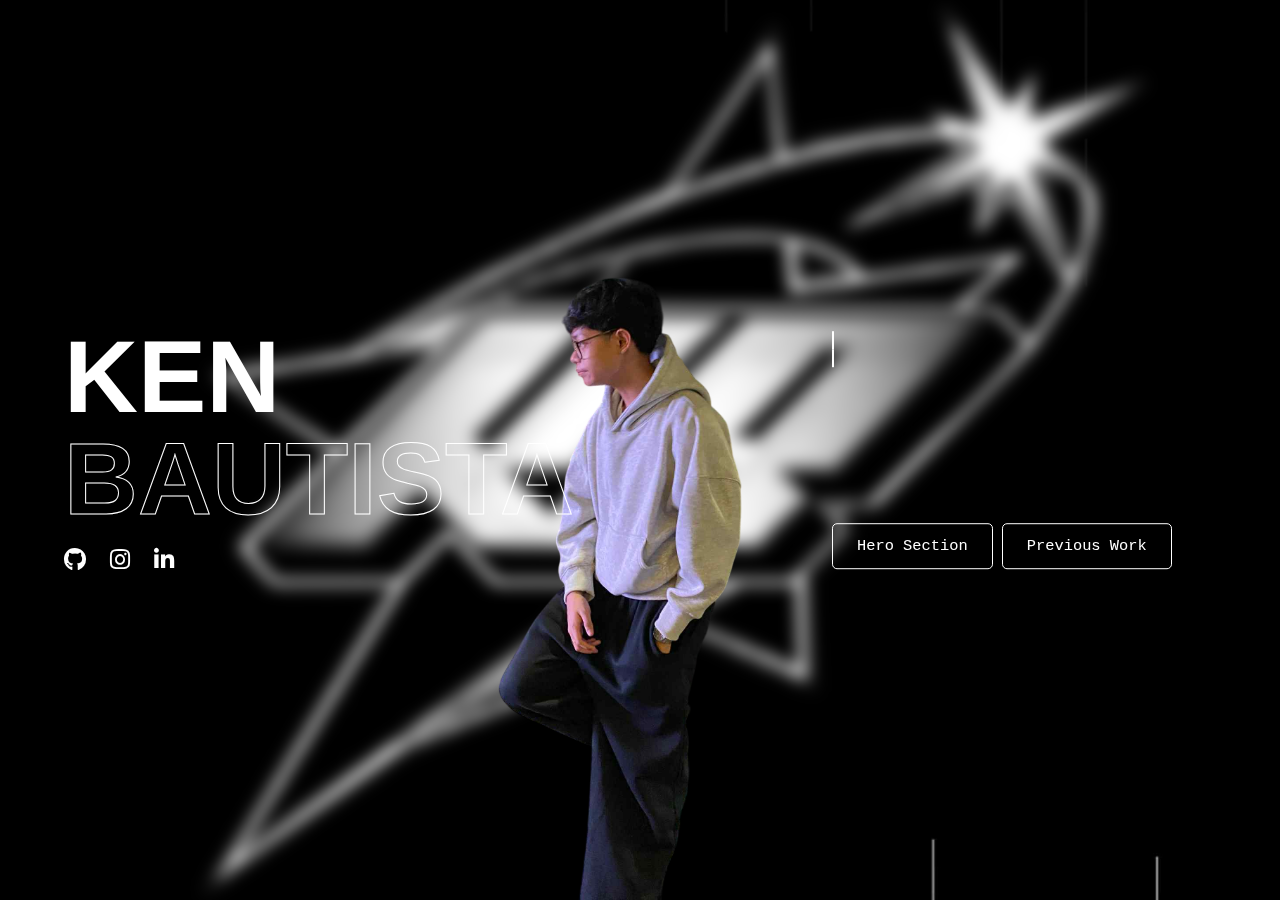
<file: index.html>
<!DOCTYPE html>
<html lang="en">
<head>
  <meta charset="UTF-8" />
  <meta name="viewport" content="width=device-width, initial-scale=1.0"/>
  <title>Ken Bautista</title>
  <link rel="stylesheet" href="https://cdnjs.cloudflare.com/ajax/libs/font-awesome/6.4.0/css/all.min.css"/>
  <link rel="stylesheet" href="./assets/css/style.css" />
</head>
<body>
  <section class="hero">
    <video class="video-bg" autoplay muted loop playsinline>
      <source src="./assets/img/bgvideo.mp4" type="video/mp4" />
    </video>
    <div class="background-blur"></div>

    <div class="center-image">
      <img src="./assets/img/pfp.png" alt="Ken Bautista">
    </div>

    <div class="name-block">
      <h1 class="ken">KEN</h1>
      <h1 class="bautista">BAUTISTA</h1>
      <div class="socials">
        <a href="#" class="social-icon"><i class="fa-brands fa-github"></i></a>
        <a href="#" class="social-icon"><i class="fa-brands fa-instagram"></i></a>
        <a href="#" class="social-icon"><i class="fa-brands fa-linkedin-in"></i></a>
      </div>
    </div>

    <div class="description">
      <div class="typewriter">
        <p class="line1">Aspiring</p>
        <p class="line2">Cyber Security</p>
      </div>
      <p class="slide-text">
        I am a first-year student of FEU Tech section TC05. This website is part of my learning in web development.
        It showcases different approaches to designing hero section. Each design reflects my
        practice in layout, functionality, and style.
      </p>
      <a href="./pages/Herosection1/index.html" class="cntc-btn">Hero Section</a>
      <a href="#" class="wrks-btn" onclick="toggleSlider()">Previous Work</a>
    </div>

<div class="works-card" id="slider">
  <div class="card-image">
    <a href="https://kan08306.github.io/WD-Seatwork-1/index.html">
    <img src="./assets/img/prevwork.jpg" alt="Work Sample" />
    </a>
    <div class="card-desc">
      <p>This is a preview of my recent design project. It focuses on 5 header and 5 footer</p>
    </div>
  </div>
</div>

      </div>
    </div>
  </section>

  <script src="./assets/js/script.js"></script>
</body>
</html>
</file>
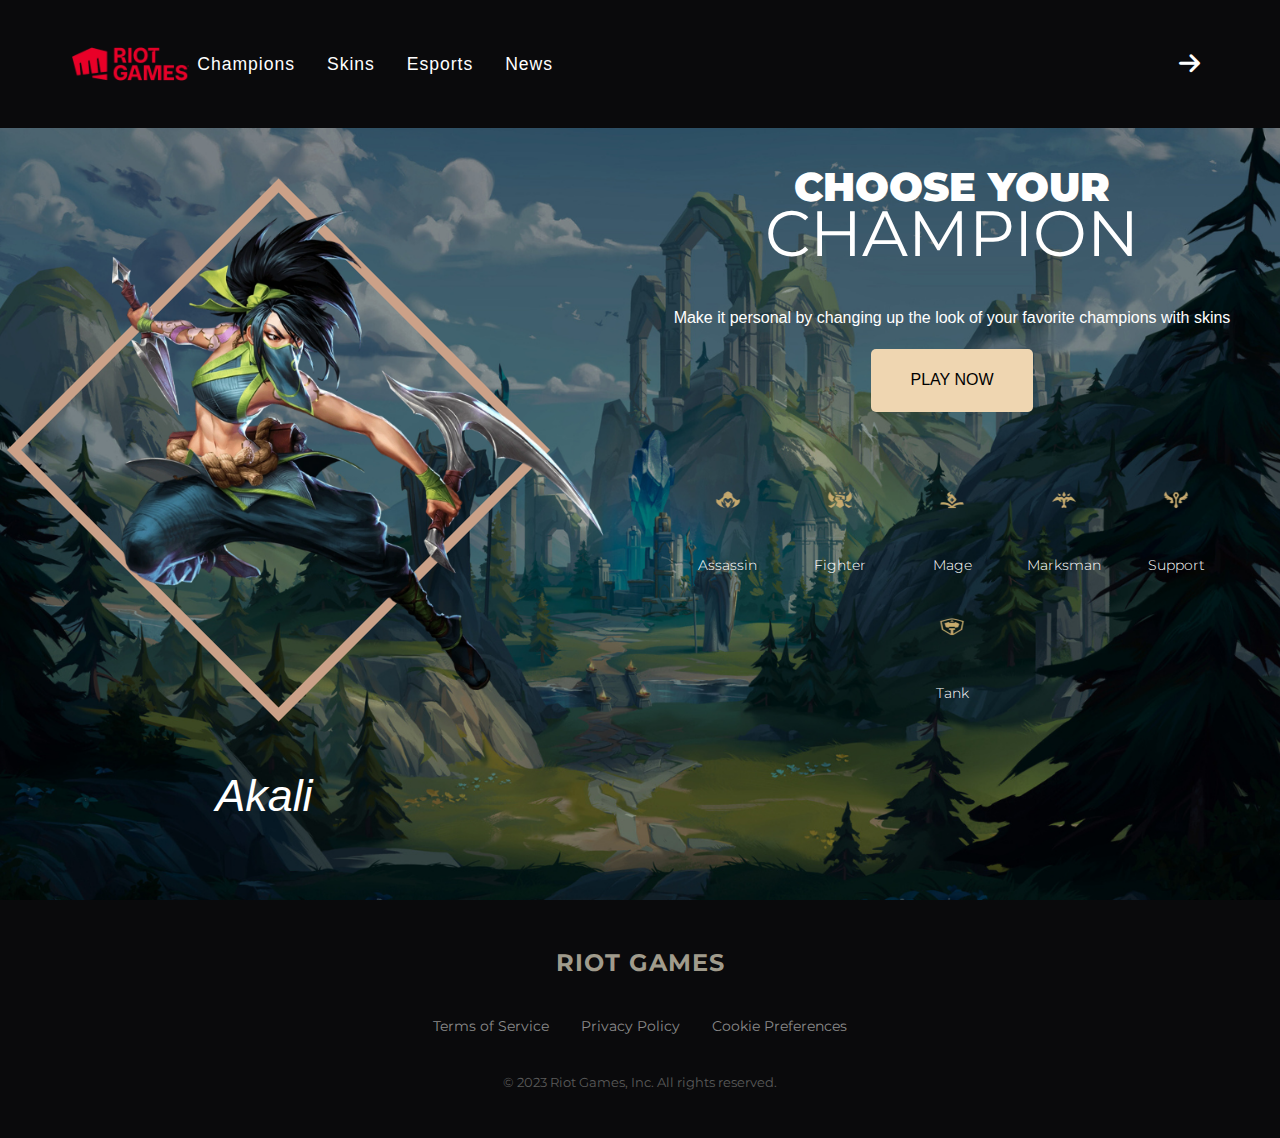
<file: pages/Herosection2/index.html>
<!DOCTYPE html>
<html lang="en">
  <head>
    <meta charset="UTF-8" />
    <meta name="viewport" content="width=device-width, initial-scale=1.0" />
    <title>Hero Section 2</title>
    <link rel="stylesheet" href="../Herosection2/assets/css/style.css" />
    <link rel="stylesheet" href="https://cdnjs.cloudflare.com/ajax/libs/font-awesome/6.5.0/css/all.min.css" />

  </head>
    <body>
    <header class="lol-header">
  <div class="header-content">
    <div class="riot-icon">
      <img src="../Herosection2/assets/img/riotlogo.png" alt="Riot Logo" />
    </div>
    <nav class="lol-nav">
      <a href="#">Champions</a>
      <a href="#">Skins</a>
      <a href="#">Esports</a>
      <a href="#">News</a>
    </nav>
    <a href="../Herosection3/index.html" class="next-arrow" title="Next Page">
  <i class="fas fa-arrow-right"></i>
</a>
  </div>
</header>


    <div class="hero_box slider4_bg">
      <div class="lolbg">
        <div class="leftLOL">
          <div class="diamnodShapeLol"></div>
          <img id="championImage" src="../Herosection2/assets/img/akali.png" alt="Akali" />
          <div id="championName" class="champion-name">Akali</div>
        </div>
        <div class="rightLOL">
          <div class="topTitleLOL">
            <p class="choose">CHOOSE YOUR</p>
            <h1 class="champion">CHAMPION</h1>
          </div>
          <div class="lowerRightLOL">
            <p>Make it personal by changing up the look of your favorite champions with skins</p>
            <div class="playNowLol">PLAY NOW</div>
            <div class="role-icons">
              <div class="role-icon" data-name="Akali" data-img="../Herosection2/assets/img/akali.png" data-role="akali">
                <img src="../Herosection2/assets/img/assa.png" alt="Assassin" />
                <span>Assassin</span>
              </div>
              <div class="role-icon" data-name="Tryndamere" data-img="../Herosection2/assets/img/trynda.png" data-role="tryndamere">
                <img src="../Herosection2/assets/img/fight.png" alt="Fighter" />
                <span>Fighter</span>
              </div>
              <div class="role-icon" data-name="Aurelion Sol" data-img="../Herosection2/assets/img/asol.png" data-role="asol">
                <img src="../Herosection2/assets/img/mage.png" alt="Mage" />
                <span>Mage</span>
              </div>
              <div class="role-icon" data-name="Kai'Sa" data-img="../Herosection2/assets/img/kaisa.png" data-role="kaisa">
                <img src="../Herosection2/assets/img/marks.png" alt="Marksman" />
                <span>Marksman</span>
              </div>
              <div class="role-icon" data-name="Janna" data-img="../Herosection2/assets/img/janna.png" data-role="janna">
                <img src="../Herosection2/assets/img/supp.png" alt="Support" />
                <span>Support</span>
              </div>
              <div class="role-icon" data-name="Mundo" data-img="../Herosection2/assets/img/mundo.png" data-role="mundo">
                <img src="../Herosection2/assets/img/tank.png" alt="Tank" />
                <span>Tank</span>
              </div>
            </div>
          </div>
        </div>
      </div>
    </div>

        <footer class="lol-footer">
      <div class="footer-content">
        <div class="riot-logo">RIOT GAMES</div>
        <div class="footer-links">
          <a href="#">Terms of Service</a>
          <a href="#">Privacy Policy</a>
          <a href="#">Cookie Preferences</a>
        </div>
        <div class="copyright">© 2023 Riot Games, Inc. All rights reserved.</div>
      </div>
    </footer>
    <script src="../Herosection2/assets/js/script.js"></script>
  </body>
</html>
</file>
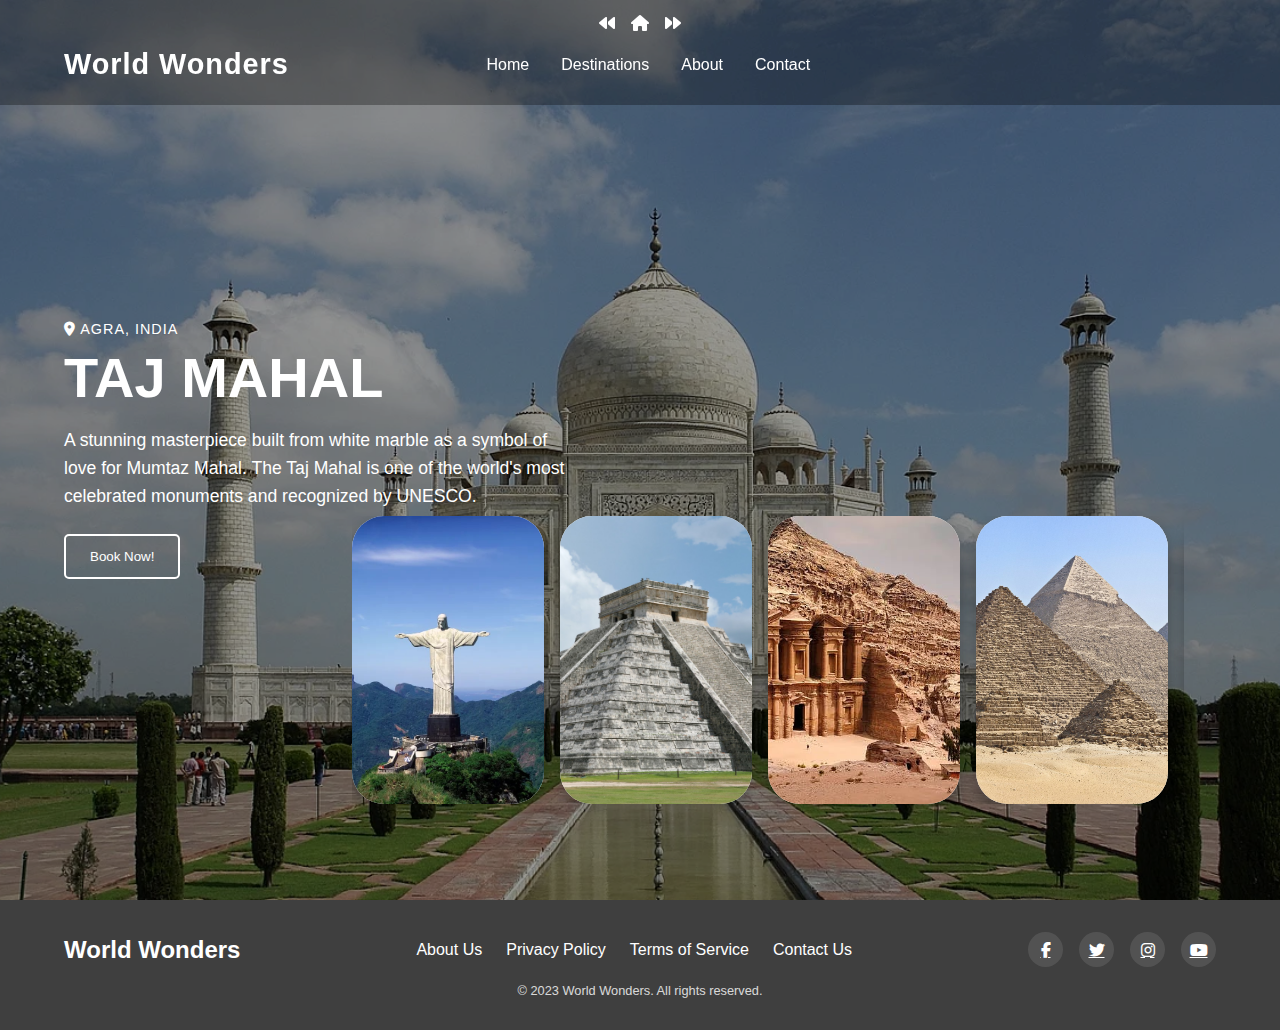
<file: pages/Herosection3/index.html>
<!DOCTYPE html>
<html lang="en">
  <head>
    <meta charset="UTF-8" />
    <meta name="viewport" content="width=device-width, initial-scale=1.0" />
    <title>Hero Section 3</title>
    <link rel="stylesheet" href="../Herosection3/assets/css/style.css" />
  </head>
  <body>
    <header class="transparent-header">
      <div class="traverse">
        <div>
          <a href="../Herosection2/index.html" title="previous"
            ><i class="fa-solid fa-backward"></i
          ></a>
        </div>
        <div>
          <a href="../../index.html" title="home"
            ><i class="fa-solid fa-house"></i
          ></a>
        </div>
        <div>
          <a href="../Herosection4/index.html" title="next"
            ><i class="fa-solid fa-forward"></i
          ></a>
        </div>
      </div>
      <div class="header-content">
        <div class="logo">World Wonders</div>
        <nav class="main-nav">
          <ul>
            <li><a href="#">Home</a></li>
            <li><a href="#">Destinations</a></li>
            <li><a href="#">About</a></li>
            <li><a href="#">Contact</a></li>
          </ul>
        </nav>
        <div class="header-actions">
          <div></div>
        </div>
      </div>
    </header>

    <div class="hero_box slider2_bg">
      <div class="taj-container">
        <div class="taj-text">
          <p class="location" id="location-text">
            <i class="fas fa-map-marker-alt"></i> AGRA, INDIA
          </p>
          <h1 class="taj-title" id="title-text">TAJ MAHAL</h1>
          <p class="taj-description" id="description-text">
            A stunning masterpiece built from white marble as a symbol of love
            for Mumtaz Mahal. The Taj Mahal is one of the world's most
            celebrated monuments and recognized by UNESCO.
          </p>
          <button class="learn-btn">Book Now!</button>
        </div>

        <div class="card-slider">
          <div class="card-track">
            <div
              class="card"
              data-place="Rio de Janeiro, Brazil"
              data-title="Christ the Redeemer"
              data-description="A symbol of peace overlooking Rio, Brazil."
            >
              <img
                src="../Herosection3/assets/img/chri.jpg"
                alt="Christ the Redeemer"
              />
            </div>
            <div
              class="card"
              data-place="Chichén Itzá, Mexico"
              data-title="Chichen Itza"
              data-description="A large pre-Columbian archaeological site built by the Maya."
            >
              <img
                src="../Herosection3/assets/img/itza.jpg"
                alt="Chichen Itza"
              />
            </div>
            <div
              class="card"
              data-place="Petra, Jordan"
              data-title="Petra"
              data-description="A historical and archaeological city famous for its rock-cut architecture."
            >
              <img src="../Herosection3/assets/img/ptera.jpg" alt="Petra" />
            </div>
            <div
              class="card"
              data-place="Giza, Egypt"
              data-title="Pyramids of Giza"
              data-description="Iconic ancient structures built by the Egyptians."
            >
              <img
                src="../Herosection3/assets/img/pyramid.jpg"
                alt="Pyramids of Giza"
              />
            </div>
            <div
              class="card"
              data-place="China"
              data-title="Great Wall of China"
              data-description="A vast wall built across historical northern borders of China."
            >
              <img src="../Herosection3/assets/img/wall.jpg" alt="Great Wall" />
            </div>
            <div
              class="card"
              data-place="Rome, Italy"
              data-title="Colosseum"
              data-description="A massive amphitheatre in the center of Rome."
            >
              <img src="../Herosection3/assets/img/col.jpg" alt="Colosseum" />
            </div>
          </div>
        </div>
      </div>
    </div>

    <footer class="site-footer">
      <div class="footer-content">
        <div class="footer-logo">World Wonders</div>
        <div class="footer-links">
          <ul>
            <li><a href="#">About Us</a></li>
            <li><a href="#">Privacy Policy</a></li>
            <li><a href="#">Terms of Service</a></li>
            <li><a href="#">Contact Us</a></li>
          </ul>
        </div>
        <div class="social-icons">
          <a href="#"><i class="fab fa-facebook-f"></i></a>
          <a href="#"><i class="fab fa-twitter"></i></a>
          <a href="#"><i class="fab fa-instagram"></i></a>
          <a href="#"><i class="fab fa-youtube"></i></a>
        </div>
      </div>
      <div class="footer-bottom">
        <p>&copy; 2023 World Wonders. All rights reserved.</p>
      </div>
    </footer>
    <script src="../Herosection3/assets/js/script.js"></script>
    <link
      rel="stylesheet"
      href="https://cdnjs.cloudflare.com/ajax/libs/font-awesome/6.5.0/css/all.min.css"
    />
  </body>
</html>
</file>
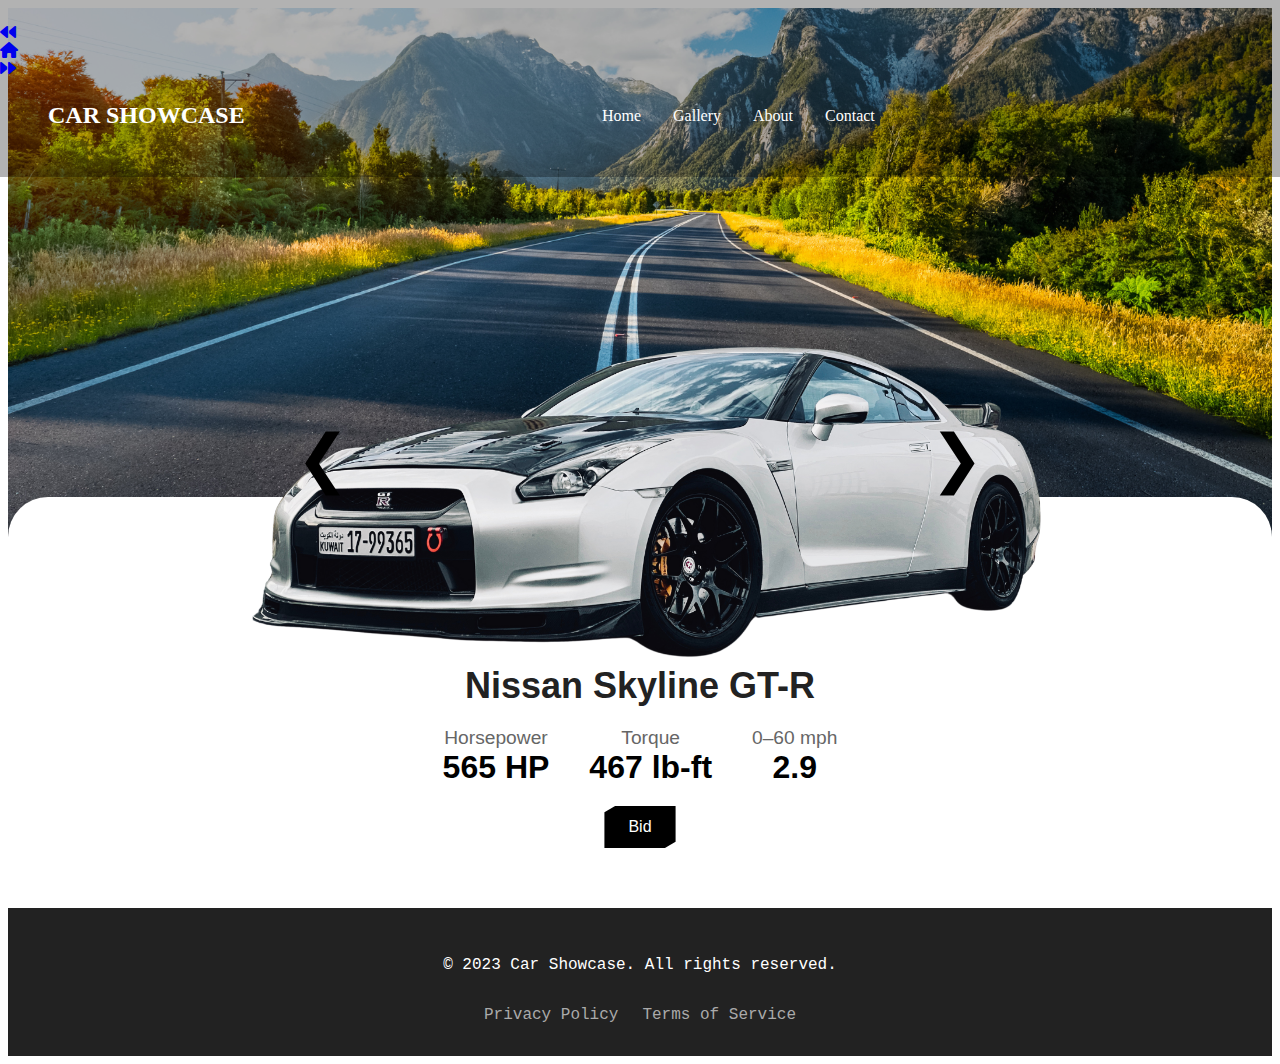
<file: pages/Herosection4/index.html>
<!DOCTYPE html>
<html lang="en">
  <head>
    <meta charset="UTF-8" />
    <meta name="viewport" content="width=device-width, initial-scale=1.0" />
    <link rel="stylesheet" href="../Herosection4/assets/css/style.css" />
    <link
      rel="stylesheet"
      href="https://cdnjs.cloudflare.com/ajax/libs/font-awesome/6.5.0/css/all.min.css"
    />
    <title>Hero Section 4</title>
  </head>
  <body>
    <header class="transparent-header">
      <div class="traverse">
        <div>
          <a href="../Herosection3/index.html" title="previous"
            ><i class="fa-solid fa-backward"></i
          ></a>
        </div>
        <div>
          <a href="../../index.html" title="home"
            ><i class="fa-solid fa-house"></i
          ></a>
        </div>
        <div>
          <a href="../Herosection5/index.html" title="next"
            ><i class="fa-solid fa-forward"></i
          ></a>
        </div>
      </div>
      <div class="header-content">
        <h1 class="logo">CAR SHOWCASE</h1>
        <nav class="main-nav">
          <a href="#">Home</a>
          <a href="#">Gallery</a>
          <a href="#">About</a>
          <a href="#">Contact</a>
        </nav>
        <div></div>
      </div>
    </header>

    <div class="car-container">
      <div class="car-hero-bg" id="car-bg"></div>
      <div class="arrow left" onclick="prevCar()">&#10094;</div>
      <img
        id="car-image"
        src="../Herosection4/assets/img/GTR.png"
        class="car-image"
      />
      <div class="car-info" id="car-info">
        <h1 id="car-name">Nissan Skyline GT-R</h1>
        <div class="car-stats">
          <div class="stat-item">
            <span class="label">Horsepower</span>
            <span class="value" id="car-hp">565 HP</span>
          </div>
          <div class="stat-item">
            <span class="label">Torque</span>
            <span class="value" id="car-tq">467 lb-ft</span>
          </div>
          <div class="stat-item">
            <span class="label">0–60 mph</span>
            <span class="value" id="car-accel">2.9</span>
          </div>
        </div>
        <button class="btn">Bid</button>
      </div>
      <div class="arrow right" onclick="nextCar()">&#10095;</div>
    </div>

    <footer class="simple-footer">
      <div class="footer-content">
        <p>&copy; 2023 Car Showcase. All rights reserved.</p>
        <div class="footer-links">
          <a href="#">Privacy Policy</a>
          <a href="#">Terms of Service</a>
        </div>
      </div>
    </footer>

    <script src="../Herosection4/assets/js/script.js"></script>
  </body>
</html>
</file>
<file: assets/css/style.css>
* {
  margin: 0;
  padding: 0;
  box-sizing: border-box;
}

body {
  background: black;
  font-family: "Segoe UI", "Helvetica Neue", Helvetica, sans-serif;
}

.hero {
  width: 100vw;
  height: 100vh;
  position: relative;
  overflow: hidden;
}

.video-bg {
  position: absolute;
  top: 0;
  left: 0;
  width: 100%;
  height: 100%;
  object-fit: cover;
  z-index: -2;
}

.background-blur {
  position: absolute;
  top: 0;
  left: 0;
  width: 100%;
  height: 100%;
  background: url("../img/KBlogo.png") no-repeat center center;
  background-size: contain;
  filter: blur(8px);
  z-index: -1;
}

.center-image {
  position: absolute;
  top: 0;
  left: 0;
  width: 100%;
  height: 100%;
  display: flex;
  justify-content: center;
  align-items: center;
  pointer-events: none;
  z-index: 1;
}

.center-image img {
  height: 100vh;
  width: auto;
  object-fit: contain;
  pointer-events: none;
}

.name-block {
  position: absolute;
  top: 50%;
  left: 5%;
  transform: translateY(-50%);
  z-index: 1;
  text-align: left;
}

.ken {
  color: white;
  -webkit-text-stroke: 0px white;
  font-size: 8vw;
  font-weight: 900;
  line-height: 1;
  animation: kenFillToOutline 3s ease-in-out infinite alternate;
}

.bautista {
  color: transparent;
  -webkit-text-stroke: 1px white;
  font-size: 8vw;
  font-weight: 900;
  line-height: 1;
  animation: bautistaOutlineToFill 3s ease-in-out infinite alternate;
}

.socials {
  margin-top: 1rem;
  display: flex;
  gap: 1.5rem;
}

.social-icon {
  font-size: 1.8vw;
  color: white;
  text-decoration: none;
  transition: transform 0.3s ease;
}

.social-icon:hover {
  transform: scale(1.2);
  cursor: pointer;
}

.description {
  position: absolute;
  top: 50%;
  right: 5%;
  transform: translateY(-50%);
  z-index: 2;
  color: white;
  font-size: 1.2vw;
  width: 30vw;
  font-family: "Courier New", Courier, monospace;
}

.typewriter .line1 {
  color: #a5a5a5;
}

.typewriter .line1,
.typewriter .line2 {
  overflow: hidden;
  white-space: nowrap;
  border-right: 2px solid white;
  width: 0;
  animation: typing 2s steps(15) forwards;
}

.typewriter .line2 {
  animation-delay: 2.2s;
}

.slide-text {
  opacity: 0;
  transform: translateX(100%);
  animation: slideIn 1.5s ease forwards;
  animation-delay: 4.5s;
  margin-top: 1rem;
}

.cntc-btn,
.wrks-btn {
  display: inline-block;
  padding: 0.8rem 1.5rem;
  margin-top: 2rem;
  border: 1px solid white;
  background-color: transparent;
  color: white;
  text-decoration: none;
  border-radius: 5px;
  transition: background-color 0.3s ease, color 0.3s ease;
}

.cntc-btn:hover,
.wrks-btn:hover {
  font-weight: bold;
  background-color: white;
  color: black;
  cursor: pointer;
}

.works-card {
  position: absolute;
  top: 10%;
  right: -40vw;
  width: 35vw;
  height: auto;
  background-color: rgba(0, 0, 0, 0.85);
  padding: 1rem;
  border-left: 2px solid white;
  z-index: 3;
  transition: right 0.6s ease;
  display: flex;
  justify-content: center;
  align-items: center;
}

.works-card.active {
  right: 5%;
}

.works-card img {
  width: 100%;
  border-radius: 10px;
  object-fit: cover;
}

.card-image {
  position: relative;
  width: 100%;
  overflow: hidden;
  border-radius: 10px;
}

.card-image img {
  width: 100%;
  display: block;
  border-radius: 10px;
  object-fit: cover;
}

.card-desc {
  position: absolute;
  bottom: 0;
  left: 0;
  right: 0;
  background: rgba(0, 0, 0, 0.8);
  color: white;
  padding: 1rem;
  font-size: 0.9vw;
  opacity: 0;
  transform: translateY(100%);
  transition: all 0.4s ease-in-out;
  text-align: center;
  border-bottom-left-radius: 10px;
  border-bottom-right-radius: 10px;
}

.card-image:hover .card-desc {
  opacity: 1;
  transform: translateY(0);
}

@keyframes typing {
  from {
    width: 0;
  }
  to {
    width: 100%;
  }
}

@keyframes slideIn {
  to {
    transform: translateX(0);
    opacity: 1;
  }
}

@keyframes kenFillToOutline {
  0% {
    color: white;
    -webkit-text-stroke: 0px white;
  }
  100% {
    color: transparent;
    -webkit-text-stroke: 1px white;
  }
}

@keyframes bautistaOutlineToFill {
  0% {
    color: transparent;
    -webkit-text-stroke: 1px white;
  }
  100% {
    color: white;
    -webkit-text-stroke: 0px white;
  }
}

@keyframes scrollSlider {
  0% {
    transform: translateX(0);
  }
  100% {
    transform: translateX(-50%);
  }
}
</file>
<file: pages/Herosection2/assets/css/style.css>
@import url("https://fonts.googleapis.com/css2?family=Montserrat:ital,wght@0,100;0,200;0,300;0,400;0,500;1,100;1,200;1,300;1,400&display=swap");

* {
  margin: 0;
  padding: 0;
  box-sizing: border-box;
}

html,
body {
  width: 100%;
  height: 100%;
  font-family: sans-serif;
}


.next-arrow {
  margin-left: auto;
  font-size: 1.5rem;
  color: #fff;
  text-decoration: none;
  padding: 0.5rem 1rem;
  transition: color 0.3s ease;
}

.next-arrow:hover {
  color: #cba188;
}






.lol-header {
  position: absolute;
  top: 0;
  left: 0;
  width: 100%;
  padding: 1.5rem 0;
  z-index: 100;
  background: #0a0a0c;
  font-family: 'Monsterrat', sans-serif;
}

.header-content {
  display: flex;
  justify-content: space-between;
  align-items: center;
  width: 90%;
  max-width: 75rem;
  margin: 0 auto;
}

.riot-icon {
  display: flex;
  align-items: center;
}

.riot-icon img {
  height: 5rem;
  width: auto;
}

.lol-nav {
  display: flex;
  gap: 2rem;
}

.lol-nav a {
  color: white;
  text-decoration: none;
  font-size: 1.1rem;
  letter-spacing: 0.06rem;
}

/* HERO SECTION */

@import url("https://fonts.googleapis.com/css2?family=Montserrat:ital,wght@0,100;0,200;0,300;0,400;0,500;1,100;1,200;1,300;1,400&display=swap");

body {
  margin: 0;
  padding: 0;
}

.hero_box {
  width: 100vw;
  height: 100vh;
  display: flex;
  justify-content: center;
  align-items: center;
}

.slider4_bg {
  background-image: url("../img/lolbg.png");
  background-size: cover;
  background-position: center;
}

.lolbg {
  height: 100%;
  width: 100%;
  margin: 1rem;
  display: flex;
}

.leftLOL {
  position: relative;
  width: 50%;
  height: 100%;
  display: flex;
  justify-content: center;
  align-items: center;
  padding-left: 4rem;
}

.leftLOL img {
  height: 30rem;
  z-index: 2;
  transition: margin 0.3s ease;
}

#championImage.tryndamere {
    position: relative;
    right: 11rem;
    transform: scale(1.1);
}


#championImage.asol {
    position: relative;
    right: 6.5rem;
    bottom: 4rem;
    transform: scale(1.2);
}

#championImage.kaisa {
    position: relative;
    right: 6rem;
    transform: scale(1.2);
}

#championImage.janna {
    position: relative;
    right: 5rem;
    transform: scale(1.3);
}

#championImage.mundo {
    position: relative;
    right: 2rem;
    bottom: 1rem;
    transform: scale(1.2);
}

.diamnodShapeLol {
  position: absolute;
  height: 24rem;
  width: 24rem;
  border: 10px solid #cba188;
  transform-origin: center;
  transform: rotate(45deg) translate(-15%, 15%);
  z-index: 0;
}

.champion-name {
  position: absolute;
  top: calc(50% + 20rem);
  margin-left: -12rem;
  font-size: 2.8rem;
  font-style: italic;
  font-family: "Unica One", sans-serif;
  color: white;
  text-align: center;
  z-index: 3;
}

.rightLOL {
  width: 50%;
  height: 100%;
  display: flex;
  flex-direction: column;
  justify-content: center;
  color: white;
  line-height: 0.9;
}

.topTitleLOL {
  text-align: center;
  font-family: "Montserrat", sans-serif;
  margin-bottom: 1rem;
}

.choose {
  font-size: 2.5rem;
  font-weight: 900;
  margin: 0;
}

.champion {
  font-size: 4rem;
  font-weight: 400;
  margin: 0;
}

.lowerRightLOL {
  font-family: "Arial", sans-serif;
  text-align: center;
  margin-top: 2rem;
  margin-bottom: 2rem;
}

.playNowLol {
  margin-top: 1.5rem;
  padding: 1.5rem 2.5rem;
  background-color: #efd6b1;
  width: fit-content;
  border-radius: 5px;
  color: black;
  cursor: pointer;
  margin-left: auto;
  margin-right: auto;
}

.playNowLol:hover {
  background-color: #ffeacb;
}

.role-icons {
  margin-top: 2rem;
  display: flex;
  justify-content: center;
  flex-wrap: wrap;
  gap: 0.1px;
}

.role-icon {
  display: flex;
  flex-direction: column;
  align-items: center;
  cursor: pointer;
  transition: transform 0.3s ease;
}

.role-icon img {
  width: 7rem;
  height: 7rem;
  margin-bottom: 0.1px;
}

.role-icon span {
  font-size: 0.85rem;
  color: white;
  font-family: "Montserrat", sans-serif;
  font-weight: 300;
  text-align: center;
  margin-top: 0.2rem;
}




.lol-footer {
  background: #0a0a0c;
  color: #8b8b8b;
  padding: 3rem 0;
  font-family: 'Montserrat', sans-serif;
}

.footer-content {
  width: 90%;
  max-width: 75rem;
  margin: 0 auto;
  display: flex;
  flex-direction: column;
  align-items: center;
  gap: 1.5rem;
}

.riot-logo {
  color: #a09b8c;
  font-size: 1.5rem;
  font-weight: 700;
  letter-spacing: 0.0625rem;
}

.footer-links {
  display: flex;
  gap: 2rem;
  margin: 1rem 0;
}

.footer-links a {
  color: #8b8b8b;
  text-decoration: none;
  font-size: 0.9rem;
}

.copyright {
  font-size: 0.8rem;
  color: #5a5a5a;
}
</file>
<file: pages/Herosection3/assets/css/style.css>
* {
  margin: 0;
  padding: 0;
  box-sizing: border-box;
}

body,
html {
  width: 100%;
  height: 100%;
  font-family: sans-serif;
}

.traverse {
  height: 2svh;
  display: flex;
  justify-content: center;
  align-items: center;
  gap: 1rem;
  padding: 1.5rem 0;
  position: relative;

  a {
    text-decoration: none;
    color: white;
  }
}

.traverse .fa-solid:hover {
  color: tomato;
}

.next-arrow {
  font-size: 1.25rem;
  color: white;
  text-decoration: none;
  padding: 0.5rem 0.75rem;
  border: 1px solid white;
  border-radius: 0.25rem;
  transition: background 0.3s ease, color 0.3s ease;
}

.next-arrow:hover {
  background: white;
  color: #000;
}

.transparent-header {
  position: fixed;
  top: 0;
  left: 0;
  width: 100%;
  padding: 0rem 4rem 1.5rem;
  background-color: rgba(0, 0, 0, 0.3);
  z-index: 100;
  animation: fadeInDown 0.8s ease-out;
}

.header-content {
  display: flex;
  justify-content: space-between;
  align-items: center;
  color: white;
}

.logo {
  font-size: 1.8rem;
  font-weight: bold;
  letter-spacing: 1px;
}

.main-nav ul {
  display: flex;
  list-style: none;
  gap: 2rem;
  padding-right: 13rem;
}

.main-nav a {
  color: white;
  text-decoration: none;
  font-weight: 500;
}

.sign-in {
  background: transparent;
  color: white;
  border: 2px solid white;
  padding: 0.5rem 1.5rem;
  border-radius: 30px;
  cursor: pointer;
}

.hero_box.slider2_bg {
  position: relative;
  width: 100vw;
  height: 100vh;
  background: url(../../assets/img/taj.png) no-repeat center center / cover;
  display: flex;
  align-items: center;
  justify-content: flex-start;
  padding: 4rem;
  color: white;
  overflow: hidden;
  transition: background-image 0.6s ease-in-out;
}

.hero_box.slider2_bg::before {
  content: "";
  position: absolute;
  inset: 0;
  background: rgba(0, 0, 0, 0.4);
  z-index: 0;
}

.taj-container {
  position: relative;
  z-index: 1;
  width: 100%;
  height: 100%;
  display: flex;
  flex-direction: column;
  justify-content: center;
}

.taj-text {
  max-width: 36rem;
}

.location {
  font-size: 0.9rem;
  margin-bottom: 0.5rem;
  letter-spacing: 1px;
}

.taj-title {
  font-size: 3.5rem;
  font-weight: bold;
  margin-bottom: 1rem;
}

.taj-description {
  font-size: 1.1rem;
  line-height: 1.6;
  max-width: 32rem;
}

.learn-btn {
  margin-top: 1.5rem;
  padding: 0.8rem 1.5rem;
  background-color: transparent;
  color: white;
  border: 2px solid white;
  border-radius: 5px;
}

.learn-btn:hover {
  background-color: white;
  color: black;
  transform: scale(1.05);
  transition: all 0.3s ease;
}

.card-slider {
  position: absolute;
  bottom: 2rem;
  right: 2rem;
  max-width: 52rem;
  width: 100%;
  overflow: hidden;
  z-index: 2;
}

.card-track {
  display: flex;
  gap: 1rem;
  width: max-content;
  animation: scroll 35s linear infinite;
}

.card-slider:hover .card-track {
  animation-play-state: paused;
}

.card {
  max-width: 12rem;
  height: 18rem;
  border-radius: 2rem;
  overflow: hidden;
  background-color: white;
  flex-shrink: 0;
  box-shadow: 0 0.5rem 1rem rgba(0, 0, 0, 0.3);
  transition: transform 0.3s ease;
  cursor: pointer;
}

.card:hover {
  transform: scale(1.05);
}

.card img {
  width: 100%;
  height: 100%;
  object-fit: cover;
}

.site-footer {
  width: 100%;
  padding: 2rem 4rem;
  background-color: rgba(0, 0, 0, 0.753);
  color: rgb(255, 255, 255);
  animation: fadeInUp 0.8s ease-out;
}

.footer-content {
  display: flex;
  justify-content: space-between;
  align-items: center;
  margin-bottom: 1rem;
}

.footer-logo {
  font-size: 1.5rem;
  font-weight: bold;
}

.footer-links ul {
  display: flex;
  list-style: none;
  gap: 1.5rem;
}

.footer-links a {
  color: white;
  text-decoration: none;
}

.social-icons {
  display: flex;
  gap: 1rem;
}

.social-icons a {
  color: white;
  width: 35px;
  height: 35px;
  border-radius: 50%;
  display: flex;
  align-items: center;
  justify-content: center;
  background: rgba(255, 255, 255, 0.1);
}

.footer-bottom {
  text-align: center;
  font-size: 0.8rem;
  opacity: 0.8;
}

/* Animations */
@keyframes scroll {
  0% {
    transform: translateX(0);
  }
  100% {
    transform: translateX(-50%);
  }
}

@keyframes fadeInDown {
  from {
    opacity: 0;
    transform: translateY(-20px);
  }
  to {
    opacity: 1;
    transform: translateY(0);
  }
}

@keyframes fadeInUp {
  from {
    opacity: 0;
    transform: translateY(20px);
  }
  to {
    opacity: 1;
    transform: translateY(0);
  }
}
</file>
<file: pages/Herosection4/assets/css/style.css>
.transparent-header {
  position: absolute;
  top: 0;
  left: 0;
  width: 100%;
  padding: 1.5rem 0;
  z-index: 10;
    font-family: 'Georgia', serif; 

  background: rgba(0, 0, 0, 0.3);
}

.header-content {
  display: flex;
  justify-content: space-between;
  align-items: center;
  padding: 1.5rem 3rem;
}

.main-nav {
  display: flex;
  gap: 2rem;
}

.header-arrow .next-arrow {
  font-size: 1.25rem;
  color: white;
  text-decoration: none;
  padding: 0.5rem 0.75rem;
  border: 1px solid white;
  border-radius: 0.25rem;
  transition: background 0.3s ease, color 0.3s ease;
}

.header-arrow .next-arrow:hover {
  background: white;
  color: #000;
}

.logo {
  color: white;
  font-size: 1.5rem;
  margin: 0;
  font-weight: bold;
}

.main-nav a {
  color: white;
  text-decoration: none;
  font-size: 1rem;
}


.car-container {
  position: relative;
  width: 100%;
  height: 100vh;
  background: #000;
  overflow: hidden;
  font-family: Arial, sans-serif;
}

.car-hero-bg {
  position: absolute;
  top: 0;
  width: 100%;
  height: 60vh;
  background: url("../img/bgroad.png") center center / cover no-repeat;
  z-index: 0;
  transition: background-image 0.3s ease-in-out;
}

.car-image {
  position: absolute;
  bottom: 9rem;
  left: 50%;
  transform: translateX(-50%);
  max-width: 70rem;
  width: 90%;
  z-index: 2;
  transition: opacity 0.3s ease-in-out;
}

.car-info {
  position: absolute;
  bottom: 0;
  width: 100%;
  background: #fff;
  padding: 9rem 0 3.75rem;
  border-top-left-radius: 2.5rem;
  border-top-right-radius: 2.5rem;
  display: flex;
  flex-direction: column;
  align-items: center;
  z-index: 1;
  transition: opacity 0.3s ease-in-out;
}

.car-info h1 {
  margin-bottom: 1.25rem;
  font-size: 2.25rem;
  color: #222;
}

.car-stats {
  display: flex;
  gap: 2.5rem;
  margin-bottom: 1.25rem;
}

.stat-item {
  text-align: center;
}

.stat-item .label {
  display: block;
  font-size: 1.2rem;
  color: #666;
}

.stat-item .value {
  font-size: 2rem;
  font-weight: bold;
  color: #000;
}

.btn {
  background: #000;
  color: #fff;
  padding: 0.75rem 1.5rem;
  border: none;
  font-size: 1rem;
  cursor: pointer;
  box-shadow: 0 0.125rem 0.3125rem rgba(0, 0, 0, 0.2);
  clip-path: polygon(15% 0%, 100% 0%, 100% 85%, 85% 100%, 0% 100%, 0% 15%);
}

.arrow {
  position: absolute;
  top: 50%;
  transform: translateY(-50%);
  font-size: 4rem;
  color: white;
  background: none;
  border: none;
  cursor: pointer;
  z-index: 3;
  user-select: none;
}

.arrow.left {
  left: 18rem;
  color: #000;
}

.arrow.right {
  right: 18rem;
  color: #000;
}

.fade-out {
  opacity: 0;
  transition: opacity 0.3s ease-in-out;
}

/* Footer Styles */
.simple-footer {
  background: #222;
  color: white;
  padding: 2rem 0;
  text-align: center;
    font-family: 'Courier New', monospace; 

}

.footer-content {
  width: 90%;
  max-width: 1200px;
  margin: 0 auto;
  display: flex;
  flex-direction: column;
  gap: 1rem;
}

.footer-links {
  display: flex;
  justify-content: center;
  gap: 1.5rem;
}

.footer-links a {
  color: #aaa;
  text-decoration: none;
}
</file>
